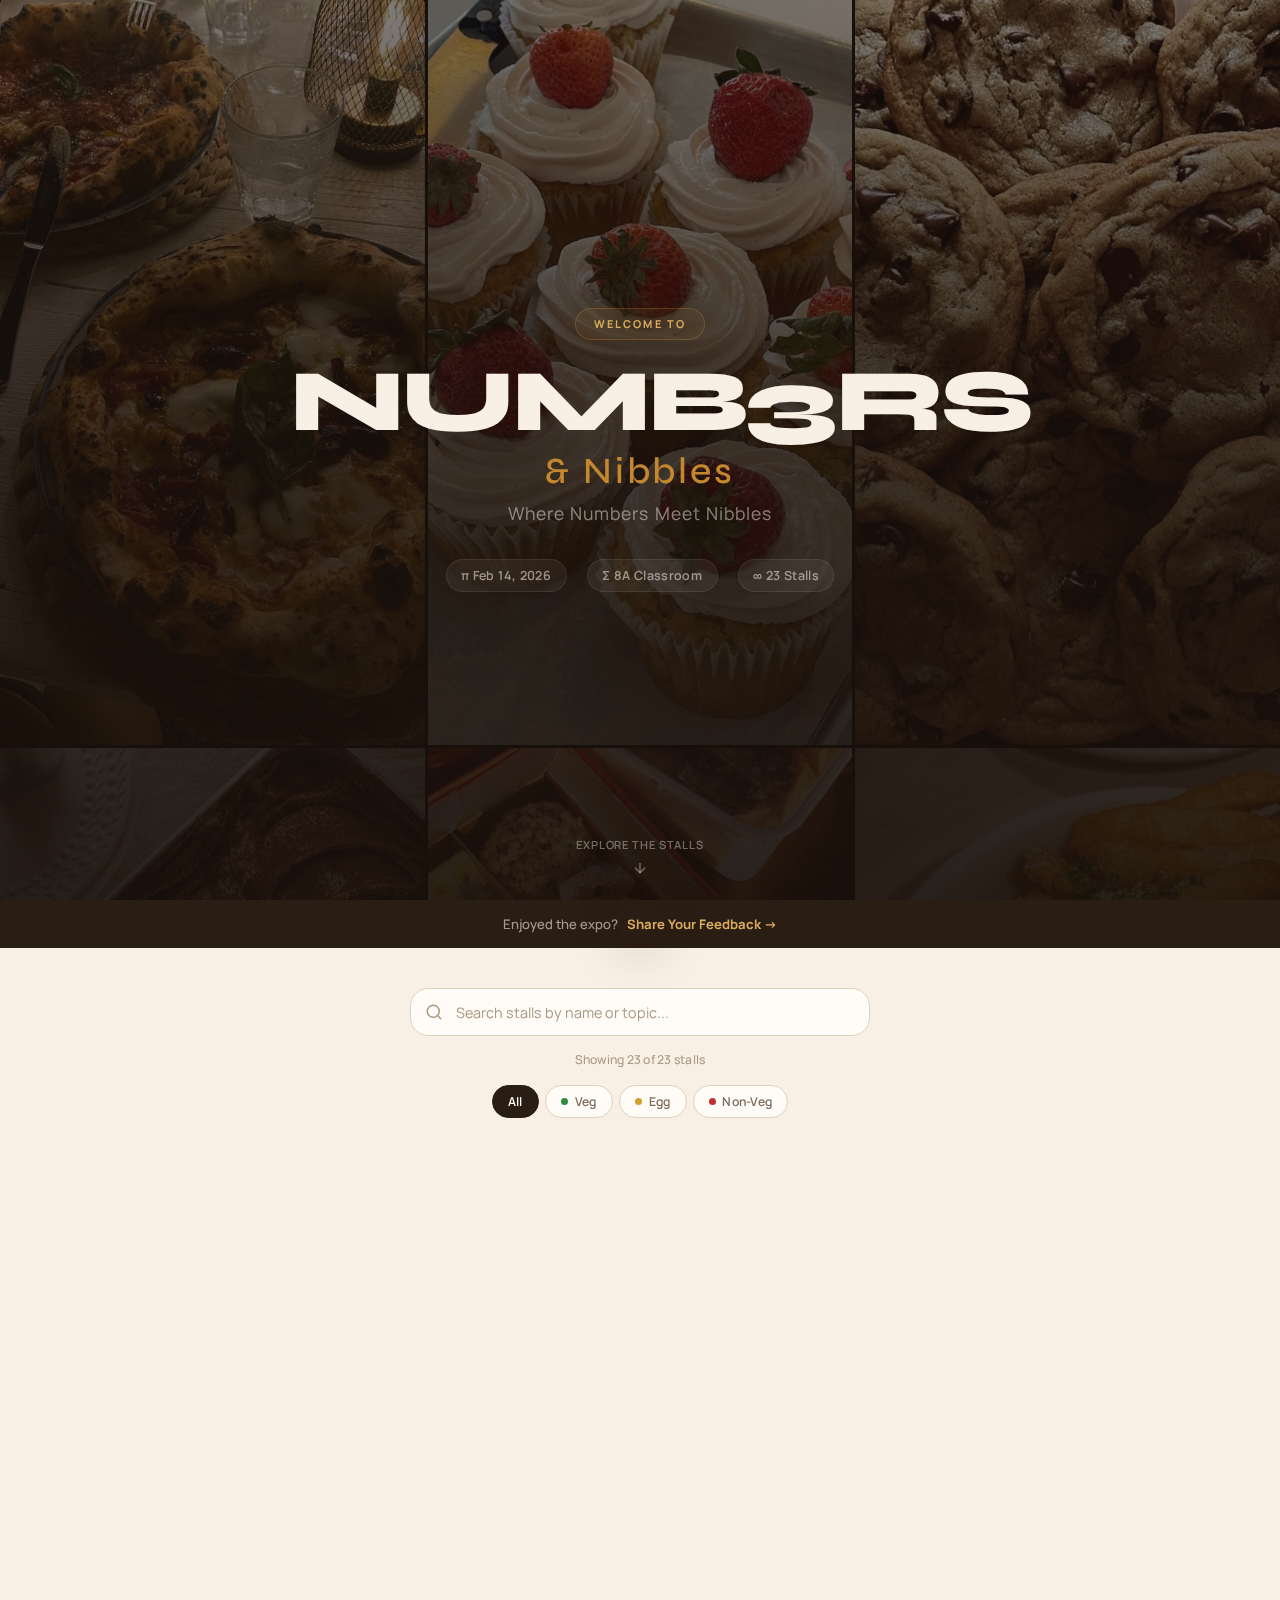
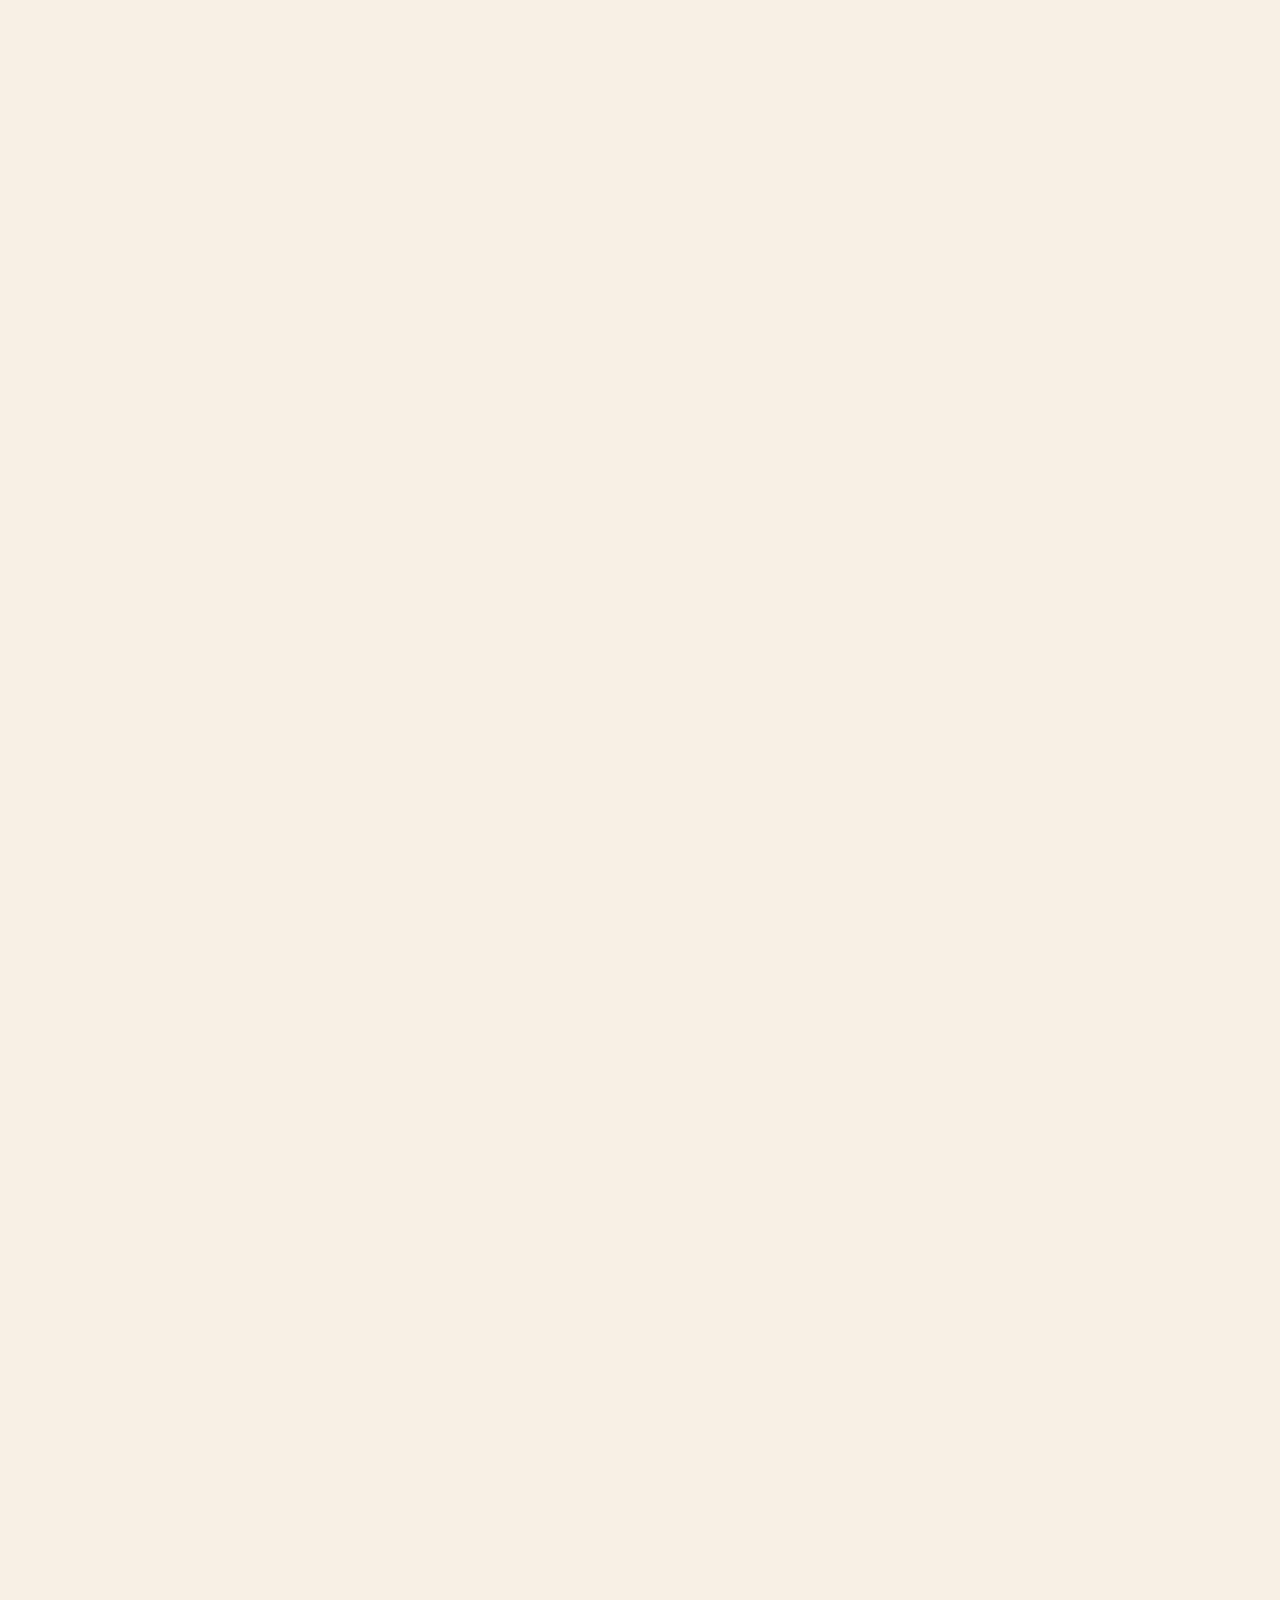
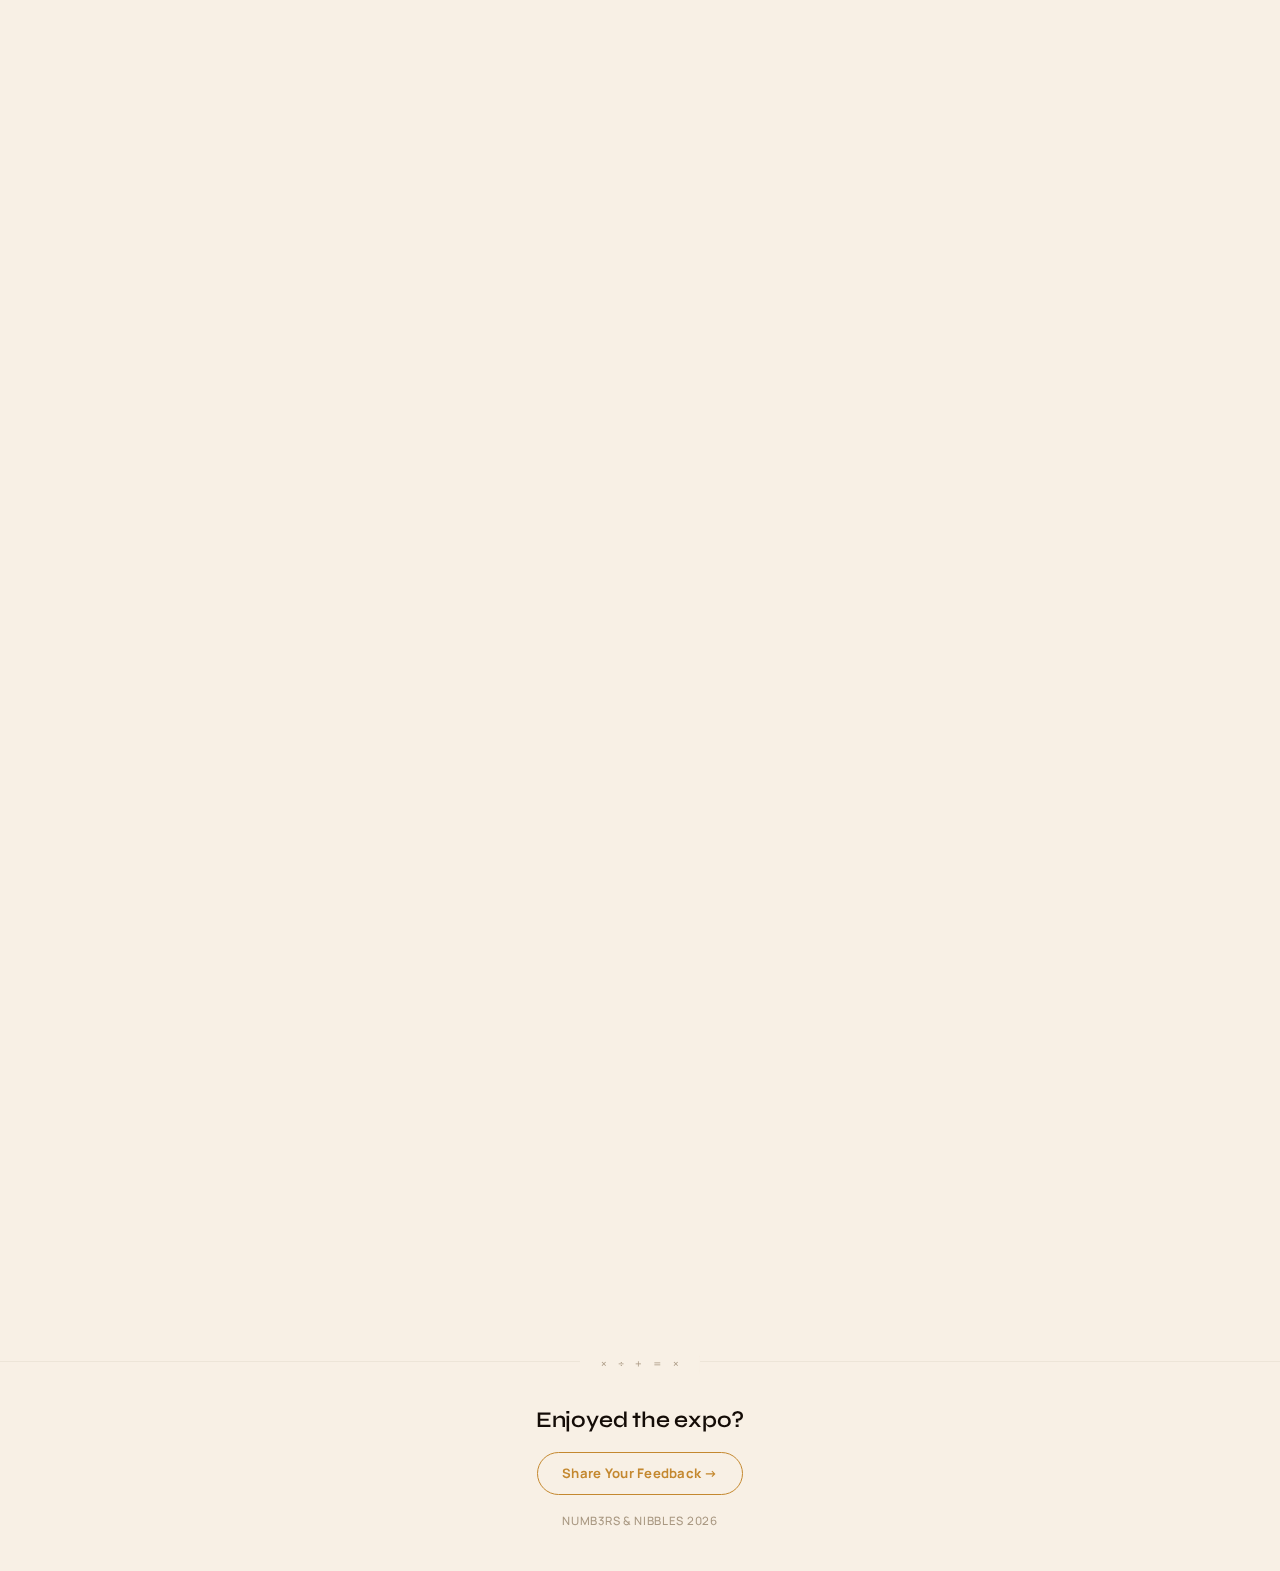
<file: index.html>
<!DOCTYPE html>
<html lang="en">
<head>
  <meta charset="UTF-8">
  <meta name="viewport" content="width=device-width, initial-scale=1.0">
  <title>NUMB3RS &amp; NIBBLES</title>
  <meta name="description" content="Where Numbers Meet Nibbles — a culinary math expo experience">
  <link rel="preconnect" href="https://fonts.googleapis.com">
  <link rel="preconnect" href="https://fonts.gstatic.com" crossorigin>
  <link href="https://fonts.googleapis.com/css2?family=Syne:wght@400;500;600;700;800&family=Manrope:wght@300;400;500;600;700;800&display=swap" rel="stylesheet">
  <link rel="stylesheet" href="styles.css">
</head>
<body>

  <nav class="nav">
    <div class="nav-inner">
      <a href="index.html" class="nav-logo">NUMB3RS <span>&amp; Nibbles</span></a>
      <ul class="nav-links">
        <li><a href="index.html">Stalls</a></li>
        <li><a href="feedback.html">Feedback</a></li>
      </ul>
    </div>
  </nav>

  <section class="hero">
    <div class="hero-mosaic">
      <img src="images/stall-1-pizza.jpeg" alt="" loading="eager">
      <img src="images/stall-3-cupcakes.jpeg" alt="" loading="eager">
      <img src="images/stall-9-cookies.jpeg" alt="" loading="eager">
      <img src="images/stall-6-tiramisu.jpeg" alt="" loading="eager">
      <img src="images/stall-7-sweets.jpeg" alt="" loading="eager">
      <img src="images/stall-24-fries.jpeg" alt="" loading="eager">
    </div>
    <div class="hero-overlay"></div>
    <div class="hero-content">
      <div class="hero-badge">Welcome to</div>
      <h1>NUMB3RS <span class="accent">&amp; Nibbles</span></h1>
      <p class="hero-tagline">Where Numbers Meet Nibbles</p>
      <div class="hero-meta">
        <span>&pi; Feb 14, 2026</span>
        <span>&Sigma; 8A Classroom</span>
        <span>&infin; 23 Stalls</span>
      </div>
    </div>
    <div class="scroll-nudge">
      <span>Explore the stalls</span>
      <svg width="16" height="16" viewBox="0 0 24 24" fill="none" stroke="currentColor" stroke-width="2" stroke-linecap="round" stroke-linejoin="round"><path d="M12 5v14"/><path d="m19 12-7 7-7-7"/></svg>
    </div>
  </section>

  <section class="feedback-banner">
    <p>Enjoyed the expo?</p>
    <a href="feedback.html" class="feedback-banner-link">Share Your Feedback &rarr;</a>
  </section>

  <section class="search-section">
    <div class="search-bar">
      <svg class="search-icon" width="18" height="18" viewBox="0 0 24 24" fill="none" stroke="currentColor" stroke-width="2" stroke-linecap="round" stroke-linejoin="round">
        <circle cx="11" cy="11" r="8"/><path d="m21 21-4.3-4.3"/>
      </svg>
      <input type="text" id="searchInput" placeholder="Search stalls by name or topic...">
    </div>
    <p class="stall-count" id="stallCount"></p>

    <div class="filter-bar" id="filterBar">
      <button class="filter-btn active" data-filter="all">All</button>
      <button class="filter-btn" data-filter="veg"><span class="diet-dot veg"></span>Veg</button>
      <button class="filter-btn" data-filter="egg"><span class="diet-dot egg"></span>Egg</button>
      <button class="filter-btn" data-filter="nonveg"><span class="diet-dot nonveg"></span>Non-Veg</button>
    </div>
  </section>

  <section class="stalls-section">
    <div class="stalls-grid" id="stallsGrid">
      <div class="loading">
        <div class="loading-spinner"></div>
        <span>Loading stalls...</span>
      </div>
    </div>
  </section>

  <footer class="footer">
    <p class="footer-cta">Enjoyed the expo?</p>
    <a href="feedback.html" class="footer-link">Share Your Feedback &rarr;</a>
    <p class="footer-text">NUMB3RS &amp; Nibbles 2026</p>
  </footer>

  <div class="toast" id="toast"></div>
  <script src="app.js"></script>
</body>
</html>
</file>
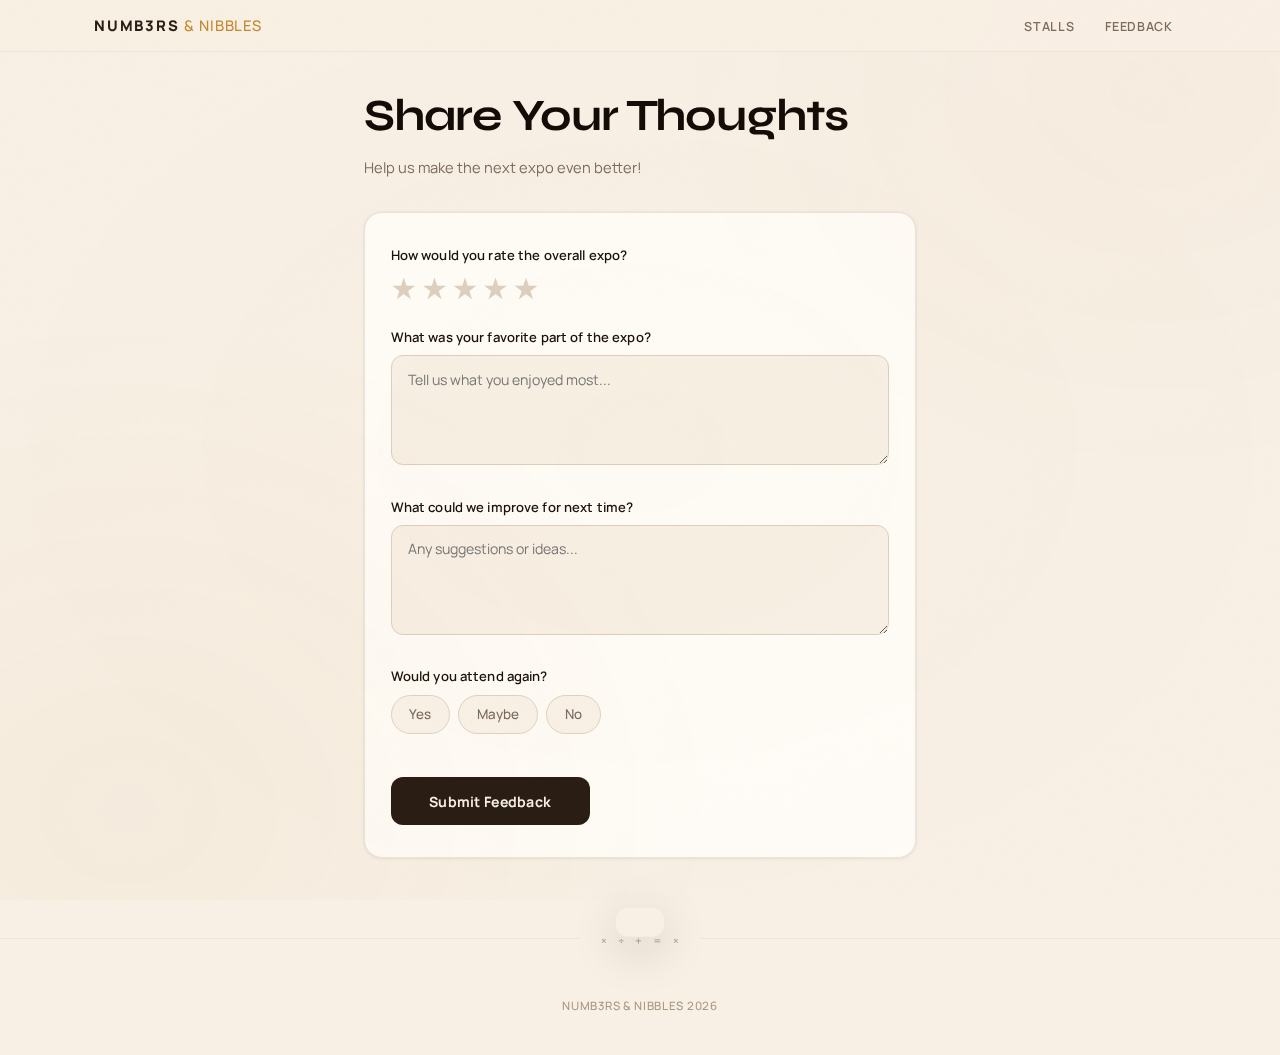
<file: feedback.html>
<!DOCTYPE html>
<html lang="en">
<head>
  <meta charset="UTF-8">
  <meta name="viewport" content="width=device-width, initial-scale=1.0">
  <title>Feedback — NUMB3RS &amp; Nibbles</title>
  <link rel="preconnect" href="https://fonts.googleapis.com">
  <link rel="preconnect" href="https://fonts.gstatic.com" crossorigin>
  <link href="https://fonts.googleapis.com/css2?family=Syne:wght@400;500;600;700;800&family=Manrope:wght@300;400;500;600;700;800&display=swap" rel="stylesheet">
  <link rel="stylesheet" href="styles.css">
</head>
<body>

  <nav class="nav">
    <div class="nav-inner">
      <a href="index.html" class="nav-logo">NUMB3RS <span>&amp; Nibbles</span></a>
      <ul class="nav-links">
        <li><a href="index.html">Stalls</a></li>
        <li><a href="feedback.html">Feedback</a></li>
      </ul>
    </div>
  </nav>

  <div class="feedback-page">
    <h1>Share Your Thoughts</h1>
    <p class="page-subtitle">Help us make the next expo even better!</p>

    <div class="feedback-section">
      <form id="expoFeedbackForm">

        <div class="form-group">
          <label>How would you rate the overall expo?</label>
          <div class="star-rating" data-rating="0" id="expoRating">
            <span class="star" data-value="1">&#9733;</span>
            <span class="star" data-value="2">&#9733;</span>
            <span class="star" data-value="3">&#9733;</span>
            <span class="star" data-value="4">&#9733;</span>
            <span class="star" data-value="5">&#9733;</span>
          </div>
        </div>

        <div class="form-group">
          <label for="favoritePart">What was your favorite part of the expo?</label>
          <textarea id="favoritePart" placeholder="Tell us what you enjoyed most..."></textarea>
        </div>

        <div class="form-group">
          <label for="improvements">What could we improve for next time?</label>
          <textarea id="improvements" placeholder="Any suggestions or ideas..."></textarea>
        </div>

        <div class="form-group">
          <label>Would you attend again?</label>
          <div class="radio-group">
            <div class="radio-option">
              <input type="radio" name="attendAgain" id="attend-yes" value="Yes">
              <label for="attend-yes">Yes</label>
            </div>
            <div class="radio-option">
              <input type="radio" name="attendAgain" id="attend-maybe" value="Maybe">
              <label for="attend-maybe">Maybe</label>
            </div>
            <div class="radio-option">
              <input type="radio" name="attendAgain" id="attend-no" value="No">
              <label for="attend-no">No</label>
            </div>
          </div>
        </div>

        <button type="submit" class="btn-submit">Submit Feedback</button>

      </form>
    </div>
  </div>

  <footer class="footer">
    <p class="footer-text">NUMB3RS &amp; Nibbles 2026</p>
  </footer>

  <div class="toast" id="toast"></div>
  <script src="app.js"></script>
</body>
</html>
</file>
<file: styles.css>
/* =============================================
   NUMB3RS & NIBBLES
   Aesthetic: Midnight Bistro — candlelit warmth
   meets mathematical elegance
   ============================================= */

@import url('https://fonts.googleapis.com/css2?family=Syne:wght@400;500;600;700;800&family=Manrope:wght@300;400;500;600;700;800&display=swap');

:root {
  /* ── The Palette ── */
  --ink:            #140C07;
  --ink-soft:       #2A1D14;
  --coffee:         #3E2C1E;
  --umber:          #5C432E;
  --gold:           #C4882F;
  --gold-light:     #DCAD5E;
  --gold-glow:      rgba(196, 136, 47, 0.12);
  --gold-bright:    #E8B84A;
  --terra:          #B85C38;
  --terra-dark:     #8F4228;
  --wine:           #6B2D3E;
  --herb:           #3D7A56;
  --herb-soft:      rgba(61, 122, 86, 0.1);

  --paper:          #F8F0E5;
  --paper-dark:     #EDE0CF;
  --paper-deep:     #DFD0BA;
  --surface:        #FFFCF7;
  --border:         #DED0BF;
  --border-light:   #EDE5D8;

  --text:           #1A110B;
  --text-mid:       #5C4B3A;
  --text-muted:     #7D6B5D;
  --text-faint:     #A99882;

  /* ── Typography ── */
  --font-display:   'Syne', 'Georgia', sans-serif;
  --font-body:      'Manrope', system-ui, sans-serif;

  /* ── Depth ── */
  --shadow-xs:      0 1px 2px rgba(20, 12, 7, 0.04);
  --shadow-sm:      0 1px 4px rgba(20, 12, 7, 0.06), 0 0 0 1px rgba(20, 12, 7, 0.02);
  --shadow-card:    0 2px 6px rgba(20, 12, 7, 0.06), 0 0 0 1px rgba(20, 12, 7, 0.025);
  --shadow-card-up: 0 14px 40px rgba(20, 12, 7, 0.13), 0 0 0 1px rgba(20, 12, 7, 0.04);
  --shadow-glow:    0 8px 32px rgba(196, 136, 47, 0.12);
  --shadow-lg:      0 12px 48px rgba(20, 12, 7, 0.18);

  /* ── Shape ── */
  --r-sm:  6px;
  --r-md:  12px;
  --r-lg:  18px;
  --r-xl:  24px;
  --r-full: 9999px;

  /* ── Motion ── */
  --ease:        cubic-bezier(0.4, 0, 0.2, 1);
  --ease-out:    cubic-bezier(0.16, 1, 0.3, 1);
  --ease-spring: cubic-bezier(0.34, 1.56, 0.64, 1);
  --t-fast:  160ms;
  --t-base:  300ms;
  --t-slow:  500ms;
}

/* ══════════════════════════════════════
   RESET & FOUNDATION
   ══════════════════════════════════════ */

*, *::before, *::after { margin: 0; padding: 0; box-sizing: border-box; }
html { scroll-behavior: smooth; -webkit-text-size-adjust: 100%; }

body {
  font-family: var(--font-body);
  font-size: 16px;
  color: var(--text);
  background: var(--paper);
  line-height: 1.6;
  -webkit-font-smoothing: antialiased;
  -moz-osx-font-smoothing: grayscale;
  min-height: 100vh;
  overflow-x: hidden;
}

a { color: inherit; }
img { max-width: 100%; display: block; }
button { font-family: inherit; }

/* ── Paper texture overlay ── */
body::after {
  content: '';
  position: fixed;
  inset: 0;
  pointer-events: none;
  z-index: 9999;
  opacity: 0.018;
  mix-blend-mode: multiply;
  background-image: url("data:image/svg+xml,%3Csvg xmlns='http://www.w3.org/2000/svg' width='300' height='300'%3E%3Cfilter id='n'%3E%3CfeTurbulence baseFrequency='0.75' numOctaves='4' type='fractalNoise' stitchTiles='stitch'/%3E%3C/filter%3E%3Crect width='100%25' height='100%25' filter='url(%23n)'/%3E%3C/svg%3E");
  background-repeat: repeat;
  background-size: 300px 300px;
}

/* ── Warm ambient pools of light ── */
body::before {
  content: '';
  position: fixed;
  inset: 0;
  pointer-events: none;
  z-index: 0;
  background:
    radial-gradient(ellipse 600px 500px at 10% 90%, rgba(196, 136, 47, 0.04), transparent),
    radial-gradient(ellipse 500px 400px at 90% 10%, rgba(184, 92, 56, 0.025), transparent),
    radial-gradient(ellipse 700px 500px at 50% 50%, rgba(196, 136, 47, 0.015), transparent);
}

/* ══════════════════════════════════════
   NAVIGATION
   ══════════════════════════════════════ */

.nav {
  position: fixed;
  top: 0;
  left: 0;
  right: 0;
  z-index: 100;
  background: rgba(248, 240, 229, 0.85);
  backdrop-filter: blur(20px) saturate(1.5);
  -webkit-backdrop-filter: blur(20px) saturate(1.5);
  border-bottom: 1px solid var(--border-light);
  transition: transform 0.4s var(--ease-out), opacity 0.4s var(--ease-out);
}

/* Hidden state — toggled by JS on index page */
.nav.nav-hidden {
  transform: translateY(-100%);
  opacity: 0;
  pointer-events: none;
}

.nav-inner {
  max-width: 1140px;
  margin: 0 auto;
  padding: 0.8rem 1.5rem;
  display: flex;
  align-items: center;
  justify-content: space-between;
}

.nav-logo {
  font-family: var(--font-body);
  font-size: 0.92rem;
  font-weight: 800;
  letter-spacing: 0.12em;
  text-transform: uppercase;
  color: var(--ink-soft);
  text-decoration: none;
}
.nav-logo span {
  font-weight: 500;
  letter-spacing: 0.06em;
  color: var(--gold);
}

.nav-links { display: flex; gap: 0.25rem; list-style: none; }
.nav-links a {
  font-size: 0.78rem;
  font-weight: 600;
  letter-spacing: 0.05em;
  text-transform: uppercase;
  color: var(--text-muted);
  text-decoration: none;
  padding: 0.45rem 0.85rem;
  border-radius: var(--r-full);
  transition: color var(--t-fast) var(--ease), background var(--t-fast) var(--ease);
}
.nav-links a:hover {
  color: var(--ink-soft);
  background: rgba(20, 12, 7, 0.04);
}

/* ══════════════════════════════════════
   HERO — Food Mosaic Entrance
   ══════════════════════════════════════ */

.hero {
  position: relative;
  background: var(--ink);
  color: var(--paper);
  min-height: 100svh;
  overflow: hidden;
  text-align: center;
  display: flex;
  align-items: center;
  justify-content: center;
  padding: 4rem 1.5rem;
}

/* Food image mosaic background */
.hero-mosaic {
  position: absolute;
  inset: 0;
  display: grid;
  grid-template-columns: repeat(3, 1fr);
  grid-template-rows: repeat(2, 1fr);
  gap: 3px;
  z-index: 0;
}

.hero-mosaic img {
  width: 100%;
  height: 100%;
  object-fit: cover;
  animation: mosaicReveal 1.2s var(--ease-out) both;
}
.hero-mosaic img:nth-child(1) { animation-delay: 0s; }
.hero-mosaic img:nth-child(2) { animation-delay: 0.1s; }
.hero-mosaic img:nth-child(3) { animation-delay: 0.2s; }
.hero-mosaic img:nth-child(4) { animation-delay: 0.15s; }
.hero-mosaic img:nth-child(5) { animation-delay: 0.25s; }
.hero-mosaic img:nth-child(6) { animation-delay: 0.05s; }

@keyframes mosaicReveal {
  from { opacity: 0; transform: scale(1.1); }
  to   { opacity: 1; transform: scale(1); }
}

/* Dark overlay so text is readable */
.hero-overlay {
  position: absolute;
  inset: 0;
  background:
    linear-gradient(180deg, rgba(20, 12, 7, 0.55) 0%, rgba(20, 12, 7, 0.82) 50%, rgba(20, 12, 7, 0.92) 100%);
  z-index: 1;
}

/* Grain on top of overlay */
.hero::before {
  content: '';
  position: absolute;
  inset: 0;
  opacity: 0.04;
  background-image: url("data:image/svg+xml,%3Csvg xmlns='http://www.w3.org/2000/svg' width='250' height='250'%3E%3Cfilter id='n'%3E%3CfeTurbulence baseFrequency='0.9' numOctaves='3' type='fractalNoise' stitchTiles='stitch'/%3E%3C/filter%3E%3Crect width='100%25' height='100%25' filter='url(%23n)'/%3E%3C/svg%3E");
  background-size: 250px 250px;
  pointer-events: none;
  z-index: 2;
}

.hero-content {
  position: relative;
  z-index: 3;
  max-width: 700px;
  margin: 0 auto;
}

.hero-badge {
  display: inline-block;
  font-family: var(--font-body);
  font-size: 0.68rem;
  font-weight: 700;
  letter-spacing: 0.2em;
  text-transform: uppercase;
  color: var(--gold-light);
  margin-bottom: 1.25rem;
  padding: 0.4rem 1.1rem;
  border: 1px solid rgba(196, 136, 47, 0.3);
  border-radius: var(--r-full);
  background: rgba(196, 136, 47, 0.08);
  animation: fadeSlideDown 0.8s var(--ease-out) 0.3s both;
}

@keyframes fadeSlideDown {
  from { opacity: 0; transform: translateY(-12px); }
  to   { opacity: 1; transform: translateY(0); }
}

.hero h1 {
  font-family: var(--font-display);
  font-size: clamp(3rem, 10vw, 5.5rem);
  font-weight: 800;
  line-height: 0.95;
  letter-spacing: -0.03em;
  margin-bottom: 0.6rem;
  text-transform: uppercase;
  animation: fadeSlideUp 0.9s var(--ease-out) 0.45s both;
}

.hero h1 .accent {
  display: block;
  font-weight: 500;
  font-style: normal;
  font-size: 0.42em;
  color: var(--gold);
  letter-spacing: 0.08em;
  margin-top: 0.3em;
  text-transform: none;
}

@keyframes fadeSlideUp {
  from { opacity: 0; transform: translateY(20px); }
  to   { opacity: 1; transform: translateY(0); }
}

.hero-tagline {
  font-family: var(--font-body);
  font-size: clamp(0.9rem, 2.2vw, 1.1rem);
  font-weight: 400;
  color: rgba(248, 240, 229, 0.5);
  letter-spacing: 0.06em;
  margin-bottom: 2rem;
  animation: fadeSlideUp 0.9s var(--ease-out) 0.55s both;
}

.hero-meta {
  display: flex;
  flex-wrap: wrap;
  justify-content: center;
  gap: 1.25rem;
  font-size: 0.78rem;
  font-weight: 600;
  letter-spacing: 0.03em;
  animation: fadeSlideUp 0.9s var(--ease-out) 0.65s both;
}
.hero-meta span {
  display: inline-flex;
  align-items: center;
  gap: 0.4rem;
  color: rgba(248, 240, 229, 0.55);
  background: rgba(255, 255, 255, 0.06);
  padding: 0.35rem 0.9rem;
  border-radius: var(--r-full);
  border: 1px solid rgba(255, 255, 255, 0.08);
}

/* Scroll nudge */
.scroll-nudge {
  position: absolute;
  bottom: 1.5rem;
  left: 0;
  right: 0;
  z-index: 3;
  display: flex;
  flex-direction: column;
  align-items: center;
  gap: 0.4rem;
  color: rgba(248, 240, 229, 0.4);
  font-family: var(--font-body);
  font-size: 0.7rem;
  font-weight: 600;
  letter-spacing: 0.08em;
  text-transform: uppercase;
  animation: fadeSlideUp 0.9s var(--ease-out) 0.9s both;
}

.scroll-nudge svg {
  animation: bounceDown 1.8s var(--ease) infinite;
}

@keyframes bounceDown {
  0%, 100% { transform: translateY(0); opacity: 0.4; }
  50%      { transform: translateY(6px); opacity: 1; }
}

/* ══════════════════════════════════════
   FEEDBACK BANNER (top of stalls)
   ══════════════════════════════════════ */

.feedback-banner {
  display: flex;
  align-items: center;
  justify-content: center;
  gap: 0.6rem;
  padding: 0.85rem 1.5rem;
  background: var(--ink-soft);
  color: var(--paper);
  font-size: 0.82rem;
  font-weight: 500;
}

.feedback-banner p {
  color: rgba(248, 240, 229, 0.6);
}

.feedback-banner-link {
  color: var(--gold-light);
  text-decoration: none;
  font-weight: 700;
  transition: color var(--t-fast) var(--ease);
}

.feedback-banner-link:hover {
  color: var(--gold-bright);
}

/* ══════════════════════════════════════
   SEARCH & FILTERS
   ══════════════════════════════════════ */

.search-section {
  max-width: 1140px;
  margin: 0 auto;
  padding: 2.5rem 1.5rem 0;
}

.search-bar {
  position: relative;
  max-width: 460px;
  margin: 0 auto;
}

.search-bar input {
  width: 100%;
  padding: 0.85rem 1rem 0.85rem 2.8rem;
  font-family: var(--font-body);
  font-size: 0.9rem;
  font-weight: 400;
  color: var(--text);
  background: var(--surface);
  border: 1px solid var(--border);
  border-radius: var(--r-lg);
  outline: none;
  transition: border-color var(--t-fast) var(--ease), box-shadow var(--t-fast) var(--ease);
}

.search-bar input:focus {
  border-color: var(--gold);
  box-shadow: 0 0 0 4px var(--gold-glow);
}

.search-bar input::placeholder { color: var(--text-faint); }

.search-icon {
  position: absolute;
  left: 0.95rem;
  top: 50%;
  transform: translateY(-50%);
  color: var(--text-faint);
  pointer-events: none;
}

.stall-count {
  text-align: center;
  margin-top: 0.85rem;
  font-size: 0.76rem;
  font-weight: 500;
  color: var(--text-faint);
  letter-spacing: 0.02em;
}

/* ── Filter pills ── */
.filter-bar {
  display: flex;
  justify-content: center;
  gap: 0.4rem;
  margin-top: 1rem;
  flex-wrap: wrap;
}

.filter-btn {
  display: inline-flex;
  align-items: center;
  gap: 0.4rem;
  padding: 0.42rem 0.95rem;
  font-family: var(--font-body);
  font-size: 0.76rem;
  font-weight: 600;
  letter-spacing: 0.02em;
  color: var(--text-muted);
  background: var(--surface);
  border: 1px solid var(--border);
  border-radius: var(--r-full);
  cursor: pointer;
  transition: all var(--t-fast) var(--ease);
}

.filter-btn:hover {
  border-color: var(--gold);
  color: var(--coffee);
}

.filter-btn.active {
  color: var(--surface);
  background: var(--ink-soft);
  border-color: var(--ink-soft);
}

.diet-dot {
  width: 7px;
  height: 7px;
  border-radius: 50%;
  display: inline-block;
}
.diet-dot.veg    { background: #2E8B3D; }
.diet-dot.egg    { background: #D4A030; }
.diet-dot.nonveg { background: #C03030; }

/* ══════════════════════════════════════
   STALL CARDS — The Menu Board
   ══════════════════════════════════════ */

.stalls-section {
  max-width: 1140px;
  margin: 0 auto;
  padding: 1.75rem 1.5rem 4rem;
}

.stalls-grid {
  display: grid;
  grid-template-columns: 1fr;
  gap: 1.25rem;
}

@media (min-width: 560px) {
  .stalls-grid { grid-template-columns: repeat(2, 1fr); gap: 1.25rem; }
}
@media (min-width: 900px) {
  .stalls-grid { grid-template-columns: repeat(3, 1fr); gap: 1.4rem; }
}

/* ── Individual Card ── */
.stall-card {
  position: relative;
  background: var(--surface);
  border-radius: var(--r-lg);
  overflow: hidden;
  box-shadow: var(--shadow-card);
  text-decoration: none;
  color: inherit;
  display: flex;
  flex-direction: column;
  opacity: 0;
  animation: cardReveal 0.55s var(--ease-out) forwards;
  transition: transform var(--t-base) var(--ease-out), box-shadow var(--t-base) var(--ease-out);
}

/* Gold accent bar at top */
.stall-card::before {
  content: '';
  position: absolute;
  top: 0;
  left: 0;
  right: 0;
  height: 3px;
  background: linear-gradient(90deg, var(--gold), var(--gold-light), var(--gold));
  opacity: 0;
  transition: opacity var(--t-base) var(--ease);
  z-index: 2;
}

.stall-card:hover {
  transform: translateY(-6px);
  box-shadow: var(--shadow-card-up);
}

.stall-card:hover::before {
  opacity: 1;
}

@keyframes cardReveal {
  from {
    opacity: 0;
    transform: translateY(24px) scale(0.97);
  }
  to {
    opacity: 1;
    transform: translateY(0) scale(1);
  }
}

/* ── Card Image Area ── */
.stall-card-image {
  position: relative;
  width: 100%;
  aspect-ratio: 16 / 9;
  background: linear-gradient(135deg, var(--paper-dark) 0%, var(--paper-deep) 50%, var(--paper-dark) 100%);
  overflow: hidden;
}

.stall-card-image img {
  width: 100%;
  height: 100%;
  object-fit: cover;
  transition: transform 0.7s var(--ease-out);
}
.stall-card:hover .stall-card-image img {
  transform: scale(1.05);
}

.stall-card-image .placeholder-icon {
  position: absolute;
  inset: 0;
  display: flex;
  align-items: center;
  justify-content: center;
  font-size: 3rem;
  opacity: 0.25;
}

/* Topic pill */
.stall-card-topic {
  position: absolute;
  bottom: 0.65rem;
  left: 0.65rem;
  font-family: var(--font-body);
  font-size: 0.62rem;
  font-weight: 700;
  letter-spacing: 0.06em;
  text-transform: uppercase;
  color: var(--paper);
  background: rgba(20, 12, 7, 0.72);
  backdrop-filter: blur(8px);
  -webkit-backdrop-filter: blur(8px);
  padding: 0.28rem 0.65rem;
  border-radius: var(--r-full);
}

/* Dietary indicator — Indian-style square */
.stall-card-dietary {
  position: absolute;
  top: 0.6rem;
  right: 0.6rem;
  width: 16px;
  height: 16px;
  border-radius: 2px;
  border: 1.5px solid;
  display: flex;
  align-items: center;
  justify-content: center;
  background: rgba(255,255,255,0.85);
  backdrop-filter: blur(4px);
  -webkit-backdrop-filter: blur(4px);
}
.stall-card-dietary::after {
  content: '';
  width: 7px;
  height: 7px;
  border-radius: 50%;
}
.stall-card-dietary.veg    { border-color: #2E8B3D; }
.stall-card-dietary.veg::after    { background: #2E8B3D; }
.stall-card-dietary.egg    { border-color: #D4A030; }
.stall-card-dietary.egg::after    { background: #D4A030; }
.stall-card-dietary.nonveg { border-color: #C03030; }
.stall-card-dietary.nonveg::after { background: #C03030; }

/* ── Card Body ── */
.stall-card-body {
  padding: 1.1rem 1.2rem 1.2rem;
  flex: 1;
  display: flex;
  flex-direction: column;
}

.stall-card-name {
  font-family: var(--font-display);
  font-size: 1.3rem;
  font-weight: 600;
  line-height: 1.15;
  color: var(--ink-soft);
  margin-bottom: 0.25rem;
  letter-spacing: -0.01em;
}

.stall-card-dish {
  font-size: 0.72rem;
  font-weight: 600;
  color: var(--gold);
  text-transform: uppercase;
  letter-spacing: 0.06em;
  margin-bottom: 0.5rem;
}

.stall-card-desc {
  font-size: 0.82rem;
  color: var(--text-muted);
  line-height: 1.55;
  margin-bottom: auto;
  padding-bottom: 0.85rem;
  flex: 1;
}

.stall-card-team {
  font-size: 0.75rem;
  font-weight: 500;
  color: var(--text-faint);
  padding-top: 0.75rem;
  border-top: 1px solid var(--border-light);
  display: flex;
  align-items: center;
  gap: 0.35rem;
}

.stall-card-team svg { opacity: 0.5; }

.sample-badge {
  display: inline-flex;
  align-items: center;
  gap: 0.2rem;
  font-size: 0.65rem;
  font-weight: 700;
  text-transform: uppercase;
  letter-spacing: 0.04em;
  color: var(--herb);
  background: var(--herb-soft);
  padding: 0.18rem 0.5rem;
  border-radius: var(--r-full);
  margin-left: auto;
}

/* ══════════════════════════════════════
   STALL DETAIL PAGE — Magazine Spread
   ══════════════════════════════════════ */

.stall-hero {
  position: relative;
  width: 100%;
  aspect-ratio: 16 / 7;
  max-height: 420px;
  margin-top: 3.2rem;
  background: linear-gradient(135deg, var(--ink) 0%, var(--coffee) 50%, var(--ink) 100%);
  overflow: hidden;
}

.stall-hero img {
  width: 100%;
  height: 100%;
  object-fit: cover;
  opacity: 0.65;
}

.stall-hero .placeholder-hero {
  display: flex;
  align-items: center;
  justify-content: center;
  height: 100%;
  font-size: 5.5rem;
  opacity: 0.08;
  color: var(--paper);
}

/* Gradient fade at bottom of hero */
.stall-hero::after {
  content: '';
  position: absolute;
  bottom: 0;
  left: 0;
  right: 0;
  height: 50%;
  background: linear-gradient(transparent, var(--paper));
  pointer-events: none;
}

.stall-detail {
  position: relative;
  max-width: 760px;
  margin: -2rem auto 0;
  padding: 0 1.5rem 3.5rem;
  z-index: 1;
  animation: fadeUp 0.6s var(--ease-out);
}

@keyframes fadeUp {
  from { opacity: 0; transform: translateY(20px); }
  to   { opacity: 1; transform: translateY(0); }
}

.back-link {
  display: inline-flex;
  align-items: center;
  gap: 0.35rem;
  font-size: 0.8rem;
  font-weight: 600;
  color: var(--gold);
  text-decoration: none;
  margin-bottom: 1.75rem;
  letter-spacing: 0.02em;
  transition: gap var(--t-fast) var(--ease);
}
.back-link:hover { gap: 0.55rem; }

.stall-detail h1 {
  font-family: var(--font-display);
  font-size: clamp(2.2rem, 6vw, 3.2rem);
  font-weight: 700;
  line-height: 1;
  color: var(--ink);
  margin-bottom: 0.6rem;
  letter-spacing: -0.02em;
}

.stall-topic-badge {
  display: inline-block;
  font-family: var(--font-body);
  font-size: 0.68rem;
  font-weight: 700;
  letter-spacing: 0.08em;
  text-transform: uppercase;
  color: var(--gold);
  background: var(--gold-glow);
  padding: 0.3rem 0.85rem;
  border-radius: var(--r-full);
  margin-bottom: 1.25rem;
}

.stall-meta-row {
  display: flex;
  flex-wrap: wrap;
  gap: 0.5rem;
  margin-bottom: 1.75rem;
}

.meta-chip {
  display: inline-flex;
  align-items: center;
  gap: 0.35rem;
  font-size: 0.74rem;
  font-weight: 500;
  padding: 0.32rem 0.75rem;
  border-radius: var(--r-full);
  border: 1px solid var(--border);
  background: var(--surface);
  color: var(--text-mid);
}

.meta-chip .diet-indicator {
  width: 7px;
  height: 7px;
  border-radius: 50%;
  display: inline-block;
}

.stall-description {
  font-size: 1.02rem;
  line-height: 1.8;
  color: var(--text-mid);
  margin-bottom: 2.5rem;
}

/* Drop cap on first letter */
.stall-description::first-letter {
  font-family: var(--font-display);
  font-size: 2.8em;
  font-weight: 800;
  float: left;
  line-height: 0.85;
  margin-right: 0.1em;
  margin-top: 0.05em;
  color: var(--gold);
}

.ingredients-section {
  background: var(--surface);
  border: 1px solid var(--border-light);
  border-radius: var(--r-md);
  padding: 1.25rem 1.35rem;
  margin-bottom: 2.5rem;
  font-size: 0.88rem;
  color: var(--text-muted);
  line-height: 1.65;
}

.ingredients-section strong {
  display: block;
  font-family: var(--font-body);
  font-size: 0.68rem;
  font-weight: 700;
  color: var(--gold);
  text-transform: uppercase;
  letter-spacing: 0.1em;
  margin-bottom: 0.4rem;
}

.section-heading {
  font-family: var(--font-display);
  font-size: 1.45rem;
  font-weight: 600;
  color: var(--ink);
  margin-bottom: 1rem;
  display: flex;
  align-items: center;
  gap: 0.5rem;
  letter-spacing: -0.01em;
}
.section-heading .icon { font-size: 1.1rem; }

/* Team */
.team-grid {
  display: grid;
  grid-template-columns: repeat(auto-fill, minmax(150px, 1fr));
  gap: 0.85rem;
  margin-bottom: 2.5rem;
}

.team-card {
  background: var(--surface);
  border: 1px solid var(--border-light);
  border-radius: var(--r-md);
  padding: 1.1rem 0.9rem;
  text-align: center;
  transition: border-color var(--t-fast) var(--ease), box-shadow var(--t-fast) var(--ease);
}
.team-card:hover {
  border-color: var(--gold);
  box-shadow: var(--shadow-glow);
}

.team-avatar {
  width: 42px;
  height: 42px;
  border-radius: 50%;
  background: linear-gradient(135deg, var(--gold-glow), rgba(184, 92, 56, 0.06));
  display: flex;
  align-items: center;
  justify-content: center;
  margin: 0 auto 0.5rem;
  font-family: var(--font-display);
  font-size: 1.15rem;
  font-weight: 700;
  color: var(--gold);
}

.team-name {
  font-weight: 600;
  font-size: 0.88rem;
  color: var(--text);
}

.team-role {
  font-size: 0.72rem;
  font-weight: 500;
  color: var(--text-faint);
  margin-top: 0.1rem;
}

/* Concepts */
.concepts-list {
  display: flex;
  flex-wrap: wrap;
  gap: 0.45rem;
  margin-bottom: 2.5rem;
}

.concept-tag {
  font-size: 0.78rem;
  font-weight: 500;
  color: var(--text-mid);
  background: var(--paper-dark);
  padding: 0.38rem 0.85rem;
  border-radius: var(--r-full);
  border: 1px solid var(--border);
  transition: border-color var(--t-fast) var(--ease), background var(--t-fast) var(--ease);
}
.concept-tag:hover {
  border-color: var(--gold);
  background: var(--gold-glow);
}

/* ── Stall Title Row (with edit button) ── */
.stall-title-row {
  display: flex;
  align-items: flex-start;
  justify-content: space-between;
  gap: 1rem;
}

.btn-edit-toggle {
  flex-shrink: 0;
  padding: 0.42rem 1rem;
  font-family: var(--font-body);
  font-size: 0.74rem;
  font-weight: 600;
  letter-spacing: 0.03em;
  color: var(--gold);
  background: var(--gold-glow);
  border: 1px solid rgba(196, 136, 47, 0.25);
  border-radius: var(--r-full);
  cursor: pointer;
  transition: all var(--t-fast) var(--ease);
  margin-top: 0.5rem;
}

.btn-edit-toggle:hover {
  background: rgba(196, 136, 47, 0.18);
  border-color: var(--gold);
}

/* ── Edit Section ── */
.edit-section {
  background: var(--surface);
  border: 1px solid var(--gold);
  border-radius: var(--r-lg);
  padding: 2rem 1.6rem;
  margin-bottom: 2.5rem;
  box-shadow: 0 0 0 4px var(--gold-glow), var(--shadow-sm);
  animation: fadeUp 0.35s var(--ease-out);
}

.edit-section h2 {
  font-family: var(--font-display);
  font-size: 1.4rem;
  font-weight: 700;
  color: var(--ink);
  margin-bottom: 0.25rem;
  letter-spacing: -0.01em;
}

.edit-section .subtitle {
  font-size: 0.82rem;
  color: var(--text-muted);
  margin-bottom: 1.5rem;
}

.edit-actions {
  display: flex;
  gap: 0.75rem;
  margin-top: 0.75rem;
  flex-wrap: wrap;
}

.edit-actions .btn-submit {
  width: auto;
  flex: 1;
}

.btn-cancel {
  display: inline-flex;
  align-items: center;
  justify-content: center;
  padding: 0.9rem 2rem;
  font-family: var(--font-body);
  font-size: 0.88rem;
  font-weight: 600;
  color: var(--text-muted);
  background: var(--paper);
  border: 1px solid var(--border);
  border-radius: var(--r-md);
  cursor: pointer;
  transition: all var(--t-fast) var(--ease);
}

.btn-cancel:hover {
  color: var(--text);
  border-color: var(--text-muted);
  background: var(--paper-dark);
}

/* ── Image Upload ── */
.image-upload-area {
  position: relative;
}

.image-upload-placeholder {
  display: flex;
  flex-direction: column;
  align-items: center;
  justify-content: center;
  gap: 0.4rem;
  padding: 2rem 1rem;
  border: 2px dashed var(--border);
  border-radius: var(--r-md);
  cursor: pointer;
  color: var(--text-faint);
  font-size: 0.82rem;
  font-weight: 500;
  transition: all var(--t-fast) var(--ease);
}

.image-upload-placeholder:hover {
  border-color: var(--gold);
  color: var(--gold);
  background: var(--gold-glow);
}

.image-upload-icon {
  font-size: 1.5rem;
}

.image-preview {
  width: 100%;
  max-height: 250px;
  object-fit: cover;
  border-radius: var(--r-md);
  cursor: pointer;
  border: 1px solid var(--border);
}

.btn-remove-image {
  display: inline-flex;
  align-items: center;
  gap: 0.25rem;
  margin-top: 0.5rem;
  padding: 0.3rem 0.75rem;
  font-family: var(--font-body);
  font-size: 0.72rem;
  font-weight: 600;
  color: var(--wine);
  background: rgba(107, 45, 62, 0.08);
  border: 1px solid rgba(107, 45, 62, 0.2);
  border-radius: var(--r-full);
  cursor: pointer;
  transition: all var(--t-fast) var(--ease);
}

.btn-remove-image:hover {
  background: rgba(107, 45, 62, 0.15);
  border-color: var(--wine);
}

/* Divider */
.divider {
  display: flex;
  align-items: center;
  justify-content: center;
  gap: 1rem;
  margin: 2rem auto 2.5rem;
  max-width: 240px;
  color: var(--text-faint);
  font-size: 0.75rem;
}
.divider::before, .divider::after {
  content: '';
  flex: 1;
  height: 1px;
  background: linear-gradient(90deg, transparent, var(--border), transparent);
}

/* ══════════════════════════════════════
   FEEDBACK FORMS — The Comment Card
   ══════════════════════════════════════ */

.feedback-section {
  background: var(--surface);
  border: 1px solid var(--border-light);
  border-radius: var(--r-lg);
  padding: 2rem 1.6rem;
  margin-top: 0.5rem;
  box-shadow: var(--shadow-sm);
}

.feedback-section h2 {
  font-family: var(--font-display);
  font-size: 1.6rem;
  font-weight: 700;
  color: var(--ink);
  margin-bottom: 0.25rem;
  letter-spacing: -0.01em;
}

.feedback-section .subtitle {
  font-size: 0.85rem;
  color: var(--text-muted);
  margin-bottom: 1.75rem;
}

.form-group { margin-bottom: 1.5rem; }

.form-group label {
  display: block;
  font-size: 0.82rem;
  font-weight: 600;
  color: var(--text);
  margin-bottom: 0.45rem;
  letter-spacing: 0.01em;
}

.form-group textarea,
.form-group input[type="text"],
.form-group input[type="email"] {
  width: 100%;
  padding: 0.85rem 1rem;
  font-family: var(--font-body);
  font-size: 0.88rem;
  font-weight: 400;
  color: var(--text);
  background: var(--paper);
  border: 1px solid var(--border);
  border-radius: var(--r-md);
  outline: none;
  resize: vertical;
  transition: border-color var(--t-fast) var(--ease), box-shadow var(--t-fast) var(--ease);
}

.form-group textarea { min-height: 110px; }

.form-group textarea:focus,
.form-group input:focus {
  border-color: var(--gold);
  box-shadow: 0 0 0 4px var(--gold-glow);
}

/* ── Star Rating ── */
.star-rating {
  display: flex;
  gap: 0.25rem;
}

.star-rating .star {
  font-size: 1.85rem;
  cursor: pointer;
  color: var(--border);
  transition: color var(--t-fast) var(--ease), transform 200ms var(--ease-spring);
  user-select: none;
  line-height: 1;
}

.star-rating .star:hover,
.star-rating .star.active {
  color: var(--gold);
  text-shadow: 0 0 16px rgba(196, 136, 47, 0.35);
}

.star-rating .star:hover {
  transform: scale(1.2);
}

.star-rating .star.pop {
  animation: starBurst 400ms var(--ease-spring);
}

@keyframes starBurst {
  0%   { transform: scale(1); }
  30%  { transform: scale(1.4) rotate(-8deg); }
  60%  { transform: scale(0.95) rotate(4deg); }
  100% { transform: scale(1) rotate(0deg); }
}

/* ── Radio buttons ── */
.radio-group {
  display: flex;
  flex-wrap: wrap;
  gap: 0.5rem;
}

.radio-option { position: relative; }

.radio-option input {
  position: absolute;
  opacity: 0;
  pointer-events: none;
}

.radio-option label {
  display: inline-flex;
  align-items: center;
  padding: 0.5rem 1.1rem;
  font-size: 0.84rem;
  font-weight: 500;
  color: var(--text-muted);
  background: var(--paper);
  border: 1px solid var(--border);
  border-radius: var(--r-full);
  cursor: pointer;
  transition: all var(--t-fast) var(--ease);
}

.radio-option input:checked + label {
  color: var(--gold);
  border-color: var(--gold);
  background: var(--gold-glow);
  font-weight: 600;
}

.radio-option label:hover {
  border-color: var(--gold);
}

/* ── Submit Button ── */
.btn-submit {
  display: inline-flex;
  align-items: center;
  justify-content: center;
  gap: 0.5rem;
  padding: 0.9rem 2.4rem;
  font-family: var(--font-body);
  font-size: 0.88rem;
  font-weight: 700;
  letter-spacing: 0.02em;
  color: var(--paper);
  background: var(--ink-soft);
  border: none;
  border-radius: var(--r-md);
  cursor: pointer;
  transition: all var(--t-base) var(--ease-out);
  width: 100%;
  margin-top: 0.75rem;
  position: relative;
  overflow: hidden;
}

@media (min-width: 560px) {
  .btn-submit { width: auto; }
}

.btn-submit:hover:not(:disabled) {
  background: var(--ink);
  transform: translateY(-2px);
  box-shadow: 0 6px 24px rgba(20, 12, 7, 0.2);
}

.btn-submit:active:not(:disabled) {
  transform: translateY(0);
}

.btn-submit:disabled {
  opacity: 0.5;
  cursor: not-allowed;
}

/* ══════════════════════════════════════
   TOAST
   ══════════════════════════════════════ */

.toast {
  position: fixed;
  bottom: 1.5rem;
  left: 50%;
  transform: translateX(-50%) translateY(calc(100% + 2rem));
  padding: 0.9rem 1.5rem;
  border-radius: var(--r-md);
  font-family: var(--font-body);
  font-size: 0.85rem;
  font-weight: 600;
  box-shadow: var(--shadow-lg);
  z-index: 10000;
  transition: transform 500ms var(--ease-spring);
  display: flex;
  align-items: center;
  gap: 0.5rem;
  max-width: 90%;
  white-space: nowrap;
}

.toast.show {
  transform: translateX(-50%) translateY(0);
}

.toast.success {
  background: var(--herb);
  color: #fff;
}

.toast.error {
  background: var(--wine);
  color: #fff;
}

/* ══════════════════════════════════════
   LOADING / EMPTY / NOT FOUND
   ══════════════════════════════════════ */

.loading {
  display: flex;
  flex-direction: column;
  align-items: center;
  justify-content: center;
  padding: 5rem 1rem;
  color: var(--text-muted);
  gap: 1rem;
  grid-column: 1 / -1;
}

.loading-spinner {
  width: 28px;
  height: 28px;
  border: 2.5px solid var(--border);
  border-top-color: var(--gold);
  border-radius: 50%;
  animation: spin 0.65s linear infinite;
}

@keyframes spin { to { transform: rotate(360deg); } }

.loading span {
  font-size: 0.82rem;
  font-weight: 500;
  color: var(--text-faint);
}

.no-results {
  text-align: center;
  padding: 3.5rem 1rem;
  color: var(--text-muted);
  font-size: 0.9rem;
  grid-column: 1 / -1;
}

.not-found {
  text-align: center;
  padding: 6rem 1.5rem;
}

.not-found h2 {
  font-family: var(--font-display);
  font-size: 2.2rem;
  font-weight: 700;
  color: var(--ink);
  margin-bottom: 0.5rem;
}

.not-found p {
  color: var(--text-muted);
  margin-bottom: 1.5rem;
}

.not-found a {
  color: var(--gold);
  font-weight: 600;
  text-decoration: none;
}

/* ══════════════════════════════════════
   FEEDBACK PAGE
   ══════════════════════════════════════ */

.feedback-page {
  max-width: 600px;
  margin: 0 auto;
  padding: 5rem 1.5rem 3.5rem;
}

.feedback-page h1 {
  font-family: var(--font-display);
  font-size: clamp(2rem, 5vw, 2.8rem);
  font-weight: 700;
  color: var(--ink);
  margin-bottom: 0.3rem;
  letter-spacing: -0.02em;
}

.feedback-page .page-subtitle {
  font-size: 0.92rem;
  color: var(--text-muted);
  margin-bottom: 2rem;
}

/* ══════════════════════════════════════
   FOOTER
   ══════════════════════════════════════ */

.footer {
  display: flex;
  flex-direction: column;
  align-items: center;
  text-align: center;
  padding: 2.5rem 1.5rem;
  border-top: 1px solid var(--border-light);
  margin-top: 1.5rem;
  position: relative;
}

/* Decorative equation ornament */
.footer::before {
  content: '× ÷ + = ×';
  position: absolute;
  top: -0.6em;
  left: 50%;
  transform: translateX(-50%);
  font-family: var(--font-body);
  font-size: 0.72rem;
  color: var(--text-faint);
  background: var(--paper);
  padding: 0 1rem;
  letter-spacing: 0.4em;
  text-indent: 0.4em;
}

.footer-cta {
  font-family: var(--font-display);
  font-size: 1.4rem;
  font-weight: 600;
  color: var(--ink);
  margin-bottom: 0.9rem;
  letter-spacing: -0.01em;
}

.footer-link {
  display: inline-flex;
  align-items: center;
  gap: 0.4rem;
  font-size: 0.82rem;
  font-weight: 700;
  color: var(--gold);
  text-decoration: none;
  padding: 0.6rem 1.5rem;
  border: 1.5px solid var(--gold);
  border-radius: var(--r-full);
  letter-spacing: 0.02em;
  transition: all var(--t-fast) var(--ease);
}

.footer-link:hover {
  background: var(--gold);
  color: var(--paper);
}

.footer-text {
  font-size: 0.72rem;
  font-weight: 500;
  color: var(--text-faint);
  margin-top: 1.1rem;
  letter-spacing: 0.06em;
  text-transform: uppercase;
}

/* ══════════════════════════════════════
   RESPONSIVE
   ══════════════════════════════════════ */

@media (max-width: 559px) {
  .hero {
    min-height: 100svh;
    padding: 3rem 1rem 2.5rem;
  }

  .hero-mosaic {
    grid-template-columns: repeat(3, 1fr);
    grid-template-rows: repeat(2, 1fr);
  }

  .hero-overlay {
    background:
      linear-gradient(180deg, rgba(20, 12, 7, 0.65) 0%, rgba(20, 12, 7, 0.88) 45%, rgba(20, 12, 7, 0.95) 100%);
  }

  .hero h1 {
    font-size: clamp(2.2rem, 11vw, 3rem);
  }

  .hero h1 .accent {
    font-size: 0.38em;
    letter-spacing: 0.06em;
  }

  .hero-badge {
    font-size: 0.6rem;
    padding: 0.3rem 0.85rem;
    margin-bottom: 1rem;
  }

  .hero-tagline {
    font-size: 0.82rem;
    margin-bottom: 1.25rem;
  }

  .hero-meta {
    flex-direction: row;
    flex-wrap: wrap;
    justify-content: center;
    gap: 0.35rem;
  }

  .hero-meta span {
    font-size: 0.68rem;
    padding: 0.28rem 0.7rem;
  }

  .nav-inner { padding: 0.65rem 1rem; }
  .nav-logo { font-size: 0.82rem; }
  .nav-links a { font-size: 0.72rem; padding: 0.35rem 0.65rem; }

  .search-section { padding: 2rem 1.25rem 0; }
  .stalls-section { padding: 1.5rem 1.25rem 3rem; }

  .feedback-section { padding: 1.5rem 1.2rem; }

  .stall-detail { padding: 0 1.25rem 3rem; }
  .stall-detail h1 { font-size: clamp(1.8rem, 8vw, 2.4rem); }

  .team-grid { grid-template-columns: repeat(2, 1fr); }

  .stall-title-row { flex-direction: column; gap: 0.5rem; }
  .btn-edit-toggle { align-self: flex-start; }
  .edit-section { padding: 1.5rem 1.2rem; }
  .edit-actions { flex-direction: column; }
  .edit-actions .btn-submit,
  .btn-cancel { width: 100%; }

  .footer::before { font-size: 0.65rem; }
}
</file>
